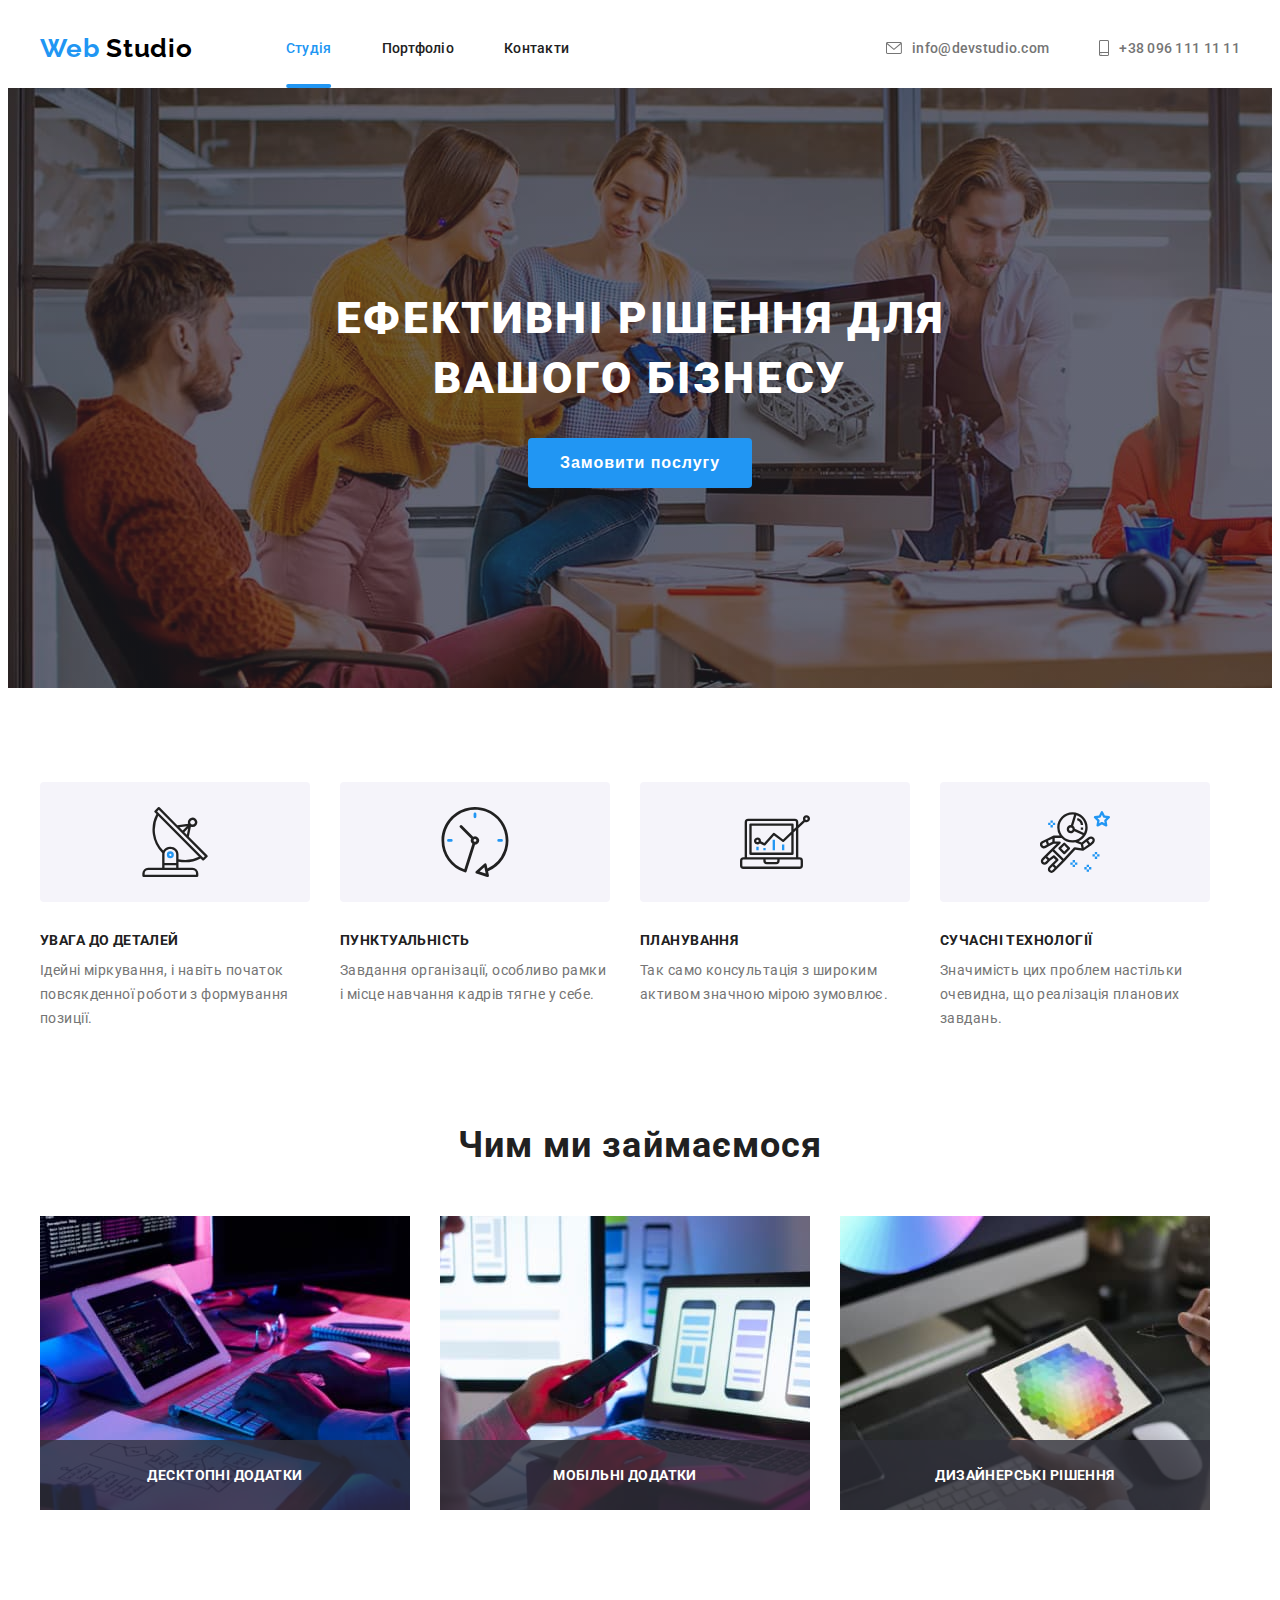
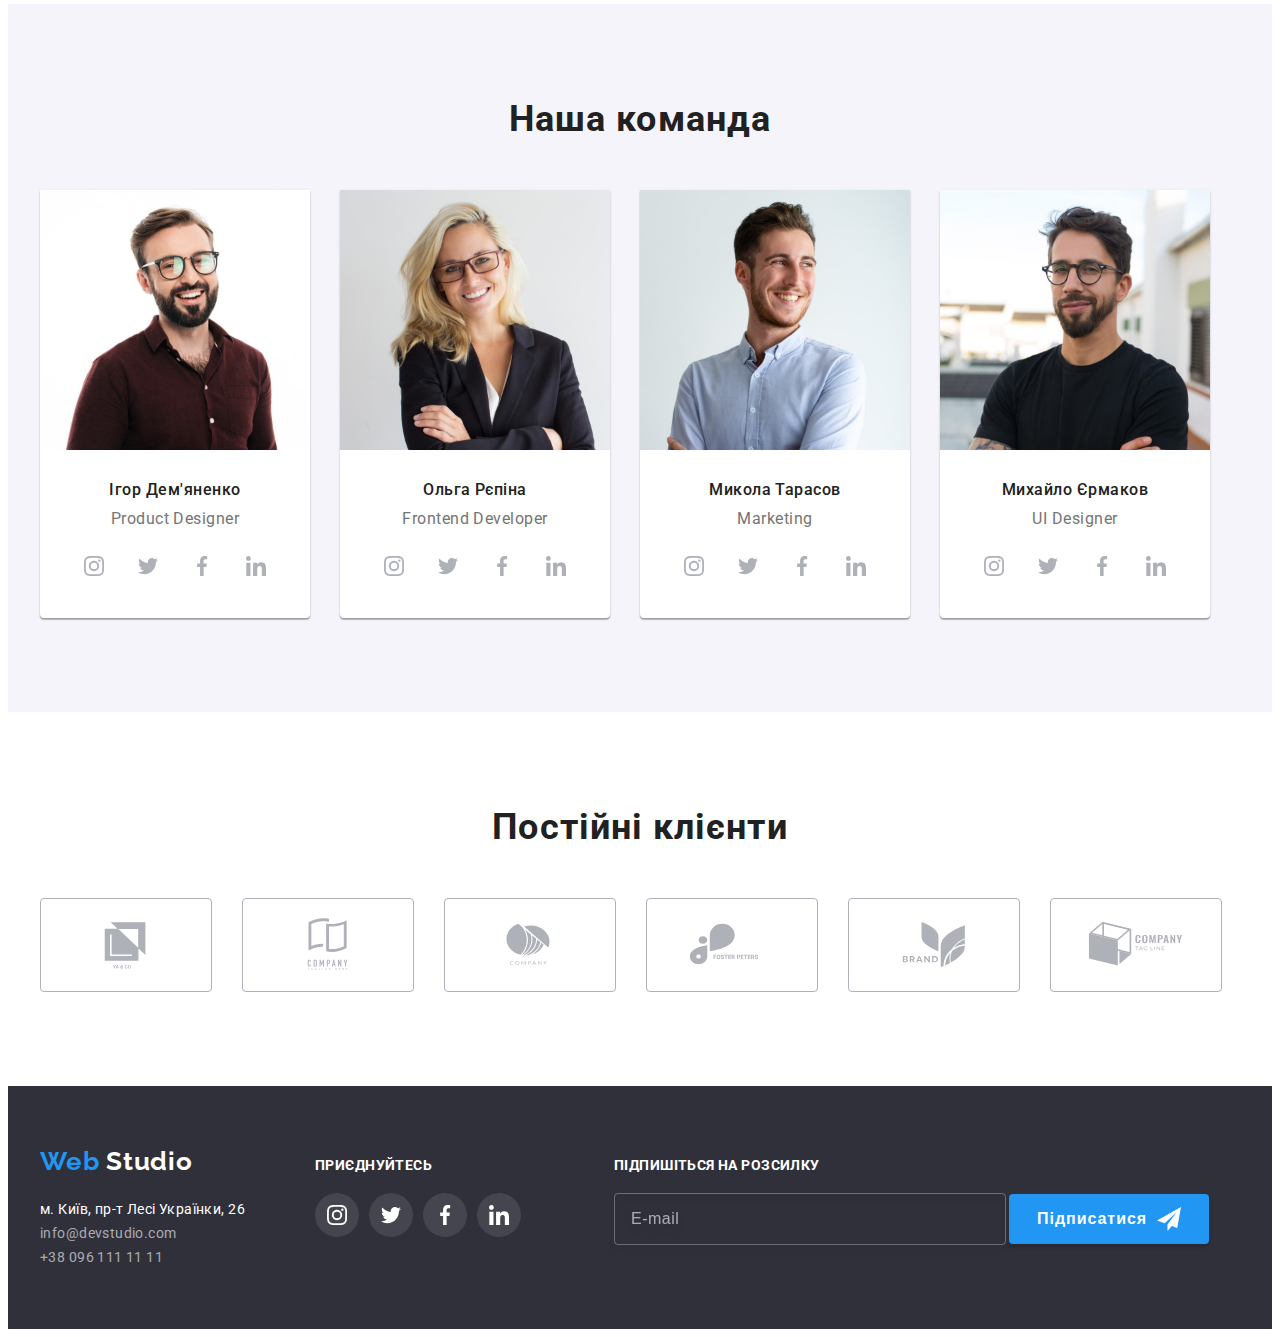
<file: index.html>
<!DOCTYPE html>
<html lang="uk">
	<head>
		<meta charset="UTF-8" />
		<meta http-equiv="X-UA-Compatible" content="IE=edge" />
		<meta name="viewport" content="width=device-width, initial-scale=1.0" />
		<title>WebStudio</title>
		<link
			rel="stylesheet"
			href="https://cdnjs.cloudflare.com/ajax/libs/modern-normalize/1.1.0/modern-normalize.min.css"
			integrity="sha512-wpPYUAdjBVSE4KJnH1VR1HeZfpl1ub8YT/NKx4PuQ5NmX2tKuGu6U/JRp5y+Y8XG2tV+wKQpNHVUX03MfMFn9Q=="
			crossorigin="anonymous"
			referrerpolicy="no-referrer"
		/>
		<link rel="preconnect" href="https://fonts.googleapis.com" />
		<link rel="preconnect" href="https://fonts.gstatic.com" crossorigin />
		<link
			href="https://fonts.googleapis.com/css2?family=Raleway:wght@700&family=Roboto:wght@400;500;700;900&display=swap"
			rel="stylesheet"
		/>
		<link rel="stylesheet" href="./css/style.css" />
	</head>

	<body>
		<header>
			<div class="container">
				<div class="nav-container">
					<nav class="nav-header">
						<a href="/" class="logo-header">
							<span class="logo-accent">Web</span>
							Studio
						</a>
						<ul class="site-nav list">
							<li class="nav-link">
								<a href="" class="link nav current">Студія</a>
							</li>
							<li class="nav-link">
								<a href="./portfolio.html" class="link nav">Портфоліо</a>
							</li>
							<li class="nav-link">
								<a href="" class="link nav">Контакти</a>
							</li>
						</ul>
					</nav>
					<ul class="header-contact list">
						<li class="nav-link">
							<a href="mailto:info@devstudio.com" class="link contact-header">
								<svg class="header-mail" width="16" height="12">
									<use href="./images/icons.svg#icon-envelope"></use>
								</svg>
								info@devstudio.com
							</a>
						</li>
						<li class="nav-link">
							<a href="tel:+380961111111" class="link contact-header">
								<svg class="header-phone" width="10px" height="16px">
									<use href="./images/icons.svg#icon-smartphone"></use>
								</svg>
								+38 096 111 11 11
							</a>
						</li>
					</ul>
				</div>
			</div>
		</header>
		<main>
			<section class="hero">
				<div class="container">
					<ul class="list">
						<li>
							<h1 class="hero-title">Ефективні рішення для вашого бізнесу</h1>
						</li>
						<li>
							<button type="button" class="hero-btn" data-modal-open>
								Замовити послугу
							</button>
						</li>
					</ul>
				</div>
			</section>
			<section class="advantage">
				<h2 class="visually-hidden">Наші Переваги</h2>
				<div class="adv-container container">
					<ul class="list advantage">
						<li>
							<div class="advantage-icon">
								<svg class="feature-icon" width="70px" height="70">
									<use href="./images/icons.svg#icon-antenna"></use>
								</svg>
							</div>
							<h3 class="advantage-title">Увага до деталей</h3>
							<p class="advantage-text">
								Ідейні міркування, і навіть початок повсякденної роботи з
								формування позиції.
							</p>
						</li>
						<li>
							<div class="advantage-icon">
								<svg class="feature-icon" width="70px" height="70">
									<use href="./images/icons.svg#icon-clock"></use>
								</svg>
							</div>
							<h3 class="advantage-title">Пунктуальність</h3>
							<p class="advantage-text">
								Завдання організації, особливо рамки і місце навчання кадрів
								тягне у себе.
							</p>
						</li>
						<li>
							<div class="advantage-icon">
								<svg class="feature-icon" width="70px" height="70">
									<use href="./images/icons.svg#icon-diagram"></use>
								</svg>
							</div>
							<h3 class="advantage-title">Планування</h3>
							<p class="advantage-text">
								Так само консультація з широким активом значною мірою зумовлює.
							</p>
						</li>
						<li>
							<div class="advantage-icon">
								<svg class="feature-icon" width="70px" height="70">
									<use href="./images/icons.svg#icon-astronaut"></use>
								</svg>
							</div>
							<h3 class="advantage-title">Сучасні технології</h3>
							<p class="advantage-text">
								Значимість цих проблем настільки очевидна, що реалізація
								планових завдань.
							</p>
						</li>
					</ul>
				</div>
			</section>
			<section>
				<div class="work-container container">
					<h2 class="section-title">Чим ми займаємося</h2>
					<ul class="work-list list">
						<li class="item">
							<div class="work-item">
								<img
									src="./images/img-1.jpg"
									alt="Фото робіт"
									width="370"
									height="294"
								/>
								<div class="work-overlay">
									<p class="work-text">Десктопні додатки</p>
								</div>
							</div>
						</li>
						<li class="item">
							<div class="work-item">
								<img
									src="./images/img-2.jpg"
									alt="Фото робіт"
									width="370"
									height="294"
								/>
								<div class="work-overlay">
									<p class="work-text">Мобільні додатки</p>
								</div>
							</div>
						</li>
						<li class="item">
							<div class="work-item">
								<img
									src="./images/img-3.jpg"
									alt="Фото робіт"
									width="370"
									height="294"
								/>
								<div class="work-overlay">
									<p class="work-text">Дизайнерські рішення</p>
								</div>
							</div>
						</li>
					</ul>
				</div>
			</section>
			<section class="team">
				<div class="container">
					<h2 class="section-title">Наша команда</h2>
					<ul class="team-list list">
						<li class="team-card">
							<img
								src="./images/img-person-01.jpg"
								alt="Фото робітника"
								width="270"
								height="260"
							/>
							<div class="pre-team">
								<h3 class="team-title">Ігор Дем'яненко</h3>
								<p lang="en" class="team-text">Product Designer</p>
								<ul class="social-list list">
									<li class="social-item list">
										<a
											class="social-link link"
											href="https://www.instagram.com"
											aria-label="instagram"
											target="_blank"
											rel="noopener noreferrer nofollow"
										>
											<svg class="social-icons" width="20" height="20">
												<use href="./images/icons.svg#icon-instagram"></use>
											</svg>
										</a>
									</li>
									<li class="social-item list">
										<a
											class="social-link link"
											href="https://twitter.com"
											aria-label="twitter"
											target="_blank"
											rel="noopener noreferrer nofollow"
										>
											<svg class="social-icons" width="20" height="20">
												<use href="./images/icons.svg#icon-twitter"></use>
											</svg>
										</a>
									</li>
									<li class="social-item list">
										<a
											class="social-link link"
											href="https://www.facebook.com"
											aria-label="facebook"
											target="_blank"
											rel="noopener noreferrer nofollow"
										>
											<svg class="social-icons" width="20" height="20">
												<use href="./images/icons.svg#icon-facebook"></use>
											</svg>
										</a>
									</li>
									<li class="social-item list">
										<a
											class="social-link link"
											href="https://www.linkedin.com"
											aria-label="linkedin"
											target="_blank"
											rel="noopener noreferrer nofollow"
										>
											<svg class="social-icons" width="20" height="20">
												<use href="./images/icons.svg#icon-linkedin"></use>
											</svg>
										</a>
									</li>
								</ul>
							</div>
						</li>
						<li class="team-card">
							<img
								src="./images/img-person-02.jpg"
								alt="Фото робітника"
								width="270"
								height="260"
							/>
							<div class="pre-team">
								<h3 class="team-title">Ольга Рєпіна</h3>
								<p lang="en" class="team-text">Frontend Developer</p>
								<ul class="social-list list">
									<li class="social-item list">
										<a
											class="social-link link"
											href="https://www.instagram.com"
											aria-label="instagram"
											target="_blank"
											rel="noopener noreferrer nofollow"
										>
											<svg class="social-icons" width="20" height="20">
												<use href="./images/icons.svg#icon-instagram"></use>
											</svg>
										</a>
									</li>
									<li class="social-item list">
										<a
											class="social-link link"
											href="https://twitter.com"
											aria-label="twitter"
											target="_blank"
											rel="noopener noreferrer nofollow"
										>
											<svg class="social-icons" width="20" height="20">
												<use href="./images/icons.svg#icon-twitter"></use>
											</svg>
										</a>
									</li>
									<li class="social-item list">
										<a
											class="social-link link"
											href="https://www.facebook.com"
											aria-label="facebook"
											target="_blank"
											rel="noopener noreferrer nofollow"
										>
											<svg class="social-icons" width="20" height="20">
												<use href="./images/icons.svg#icon-facebook"></use>
											</svg>
										</a>
									</li>
									<li class="social-item list">
										<a
											class="social-link link"
											href="https://www.linkedin.com"
											aria-label="linkedin"
											target="_blank"
											rel="noopener noreferrer nofollow"
										>
											<svg class="social-icons" width="20" height="20">
												<use href="./images/icons.svg#icon-linkedin"></use>
											</svg>
										</a>
									</li>
								</ul>
							</div>
						</li>
						<li class="team-card">
							<img
								src="./images/img-person-03.jpg"
								alt="Фото робітника"
								width="270"
								height="260"
							/>
							<div class="pre-team">
								<h3 class="team-title">Микола Тарасов</h3>
								<p lang="en" class="team-text">Marketing</p>
								<ul class="social-list list">
									<li class="social-item list">
										<a
											class="social-link link"
											href="https://www.instagram.com"
											aria-label="instagram"
											target="_blank"
											rel="noopener noreferrer nofollow"
										>
											<svg class="social-icons" width="20" height="20">
												<use href="./images/icons.svg#icon-instagram"></use>
											</svg>
										</a>
									</li>
									<li class="social-item list">
										<a
											class="social-link link"
											href="https://twitter.com"
											aria-label="twitter"
											target="_blank"
											rel="noopener noreferrer nofollow"
										>
											<svg class="social-icons" width="20" height="20">
												<use href="./images/icons.svg#icon-twitter"></use>
											</svg>
										</a>
									</li>
									<li class="social-item list">
										<a
											class="social-link link"
											href="https://www.facebook.com"
											aria-label="facebook"
											target="_blank"
											rel="noopener noreferrer nofollow"
										>
											<svg class="social-icons" width="20" height="20">
												<use href="./images/icons.svg#icon-facebook"></use>
											</svg>
										</a>
									</li>
									<li class="social-item list">
										<a
											class="social-link link"
											href="https://www.linkedin.com"
											aria-label="linkedin"
											target="_blank"
											rel="noopener noreferrer nofollow"
										>
											<svg class="social-icons" width="20" height="20">
												<use href="./images/icons.svg#icon-linkedin"></use>
											</svg>
										</a>
									</li>
								</ul>
							</div>
						</li>
						<li class="team-card">
							<img
								src="./images/img-person-04.jpg"
								alt="Фото робітника"
								width="270"
								height="260"
							/>
							<div class="pre-team">
								<h3 class="team-title">Михайло Єрмаков</h3>
								<p lang="en" class="team-text">UI Designer</p>
								<ul class="social-list list">
									<li class="social-item list">
										<a
											class="social-link link"
											href="https://www.instagram.com"
											aria-label="instagram"
											target="_blank"
											rel="noopener noreferrer nofollow"
										>
											<svg class="social-icons" width="20" height="20">
												<use href="./images/icons.svg#icon-instagram"></use>
											</svg>
										</a>
									</li>
									<li class="social-item list">
										<a
											class="social-link link"
											href="https://twitter.com"
											aria-label="twitter"
											target="_blank"
											rel="noopener noreferrer nofollow"
										>
											<svg class="social-icons" width="20" height="20">
												<use href="./images/icons.svg#icon-twitter"></use>
											</svg>
										</a>
									</li>
									<li class="social-item list">
										<a
											class="social-link link"
											href="https://www.facebook.com"
											aria-label="facebook"
											target="_blank"
											rel="noopener noreferrer nofollow"
										>
											<svg class="social-icons" width="20" height="20">
												<use href="./images/icons.svg#icon-facebook"></use>
											</svg>
										</a>
									</li>
									<li class="social-item list">
										<a
											class="social-link link"
											href="https://www.linkedin.com"
											aria-label="linkedin"
											target="_blank"
											rel="noopener noreferrer nofollow"
										>
											<svg class="social-icons" width="20" height="20">
												<use href="./images/icons.svg#icon-linkedin"></use>
											</svg>
										</a>
									</li>
								</ul>
							</div>
						</li>
					</ul>
				</div>
			</section>
			<section>
				<div class="container client-box">
					<h2 class="clients-title">Постійні клієнти</h2>
					<ul class="client-list list">
						<li class="list">
							<a href="" class="client-link">
								<div class="client-container">
									<svg class="client-icon" width="106" height="60">
										<use href="./images/icons.svg#icon-logo"></use>
									</svg>
								</div>
							</a>
						</li>
						<li>
							<a href="" class="client-link">
								<div class="client-container">
									<svg class="client-icon" width="106" height="60">
										<use href="./images/icons.svg#icon-logo-2"></use>
									</svg>
								</div>
							</a>
						</li>
						<li>
							<a href="" class="client-link">
								<div class="client-container">
									<svg class="client-icon" width="106" height="60">
										<use href="./images/icons.svg#icon-logo-3"></use>
									</svg>
								</div>
							</a>
						</li>
						<li>
							<a href="" class="client-link">
								<div class="client-container">
									<svg class="client-icon" width="106" height="60">
										<use href="./images/icons.svg#icon-logo-4"></use>
									</svg>
								</div>
							</a>
						</li>
						<li>
							<a href="" class="client-link">
								<div class="client-container">
									<svg class="client-icon" width="106" height="60">
										<use href="./images/icons.svg#icon-logo-5"></use>
									</svg>
								</div>
							</a>
						</li>
						<li>
							<a href="" class="client-link">
								<div class="client-container">
									<svg class="client-icon" width="106" height="60">
										<use href="./images/icons.svg#icon-logo-6"></use>
									</svg>
								</div>
							</a>
						</li>
					</ul>
				</div>
			</section>
		</main>
		<footer>
			<section class="footer">
				<div class="container footer-group">
					<div class="footer-contacts">
						<h2 class="visually-hidden">Контакти</h2>
						<a href="/" class="logo-footer link">
							<span class="logo-accent">Web</span>
							Studio
						</a>
						<address>
							<ul class="list">
								<li>
									<a
										href="https://goo.gl/maps/sBiAi9W4DkCwo1gM6"
										target="_blank"
										rel="noopener noreferrer nofollow"
										class="link footer-address"
									>
										м. Київ, пр-т Лесі Українки, 26
									</a>
								</li>
								<li>
									<a
										href="mailto:info@devstudio.com"
										class="link footer-contact"
									>
										info@devstudio.com
									</a>
								</li>
								<li>
									<a href="tel:+380961111111" class="link footer-contact">
										+38 096 111 11 11
									</a>
								</li>
							</ul>
						</address>
					</div>
					<div class="social-footer">
						<h2 class="footer-title">Приєднуйтесь</h2>
						<ul class="social-list list">
							<li class="item-footer">
								<a
									class="link-footer link"
									href="https://www.instagram.com"
									aria-label="instagram"
									target="_blank"
									rel="noopener noreferrer nofollow"
								>
									<svg class="icons-footer" width="20" height="20">
										<use href="./images/icons.svg#icon-instagram"></use>
									</svg>
								</a>
							</li>
							<li class="item-footer">
								<a
									class="link-footer link"
									href="https://twitter.com"
									aria-label="twitter"
									target="_blank"
									rel="noopener noreferrer nofollow"
								>
									<svg class="icons-footer" width="20" height="20">
										<use href="./images/icons.svg#icon-twitter"></use>
									</svg>
								</a>
							</li>
							<li class="item-footer">
								<a
									class="link-footer link"
									href="https://www.facebook.com"
									aria-label="facebook"
									target="_blank"
									rel="noopener noreferrer nofollow"
								>
									<svg class="icons-footer" width="20" height="20">
										<use href="./images/icons.svg#icon-facebook"></use>
									</svg>
								</a>
							</li>
							<li class="item-footer">
								<a
									class="link-footer link"
									href="https://www.linkedin.com"
									aria-label="linkedin"
									target="_blank"
									rel="noopener noreferrer nofollow"
								>
									<svg class="icons-footer" width="20" height="20">
										<use href="./images/icons.svg#icon-linkedin"></use>
									</svg>
								</a>
							</li>
						</ul>
					</div>
					<form class="subscribe-form">
						<label for="subscribe">
							<strong class="subscribe-title">Підпишіться на розсилку</strong>
							<input
								type="text"
								name="subscribe"
								id="subscribe"
								placeholder="E-mail"
								class="subscribe-input"
							/>
							<div class="btn-group">
								<button type="submit" class="subscribe-btn">
									Підписатися
									<svg class="icon-send" width="24" height="24">
										<use href="./images/icons.svg#icon-send"></use>
									</svg>
								</button>
							</div>
						</label>
					</form>
				</div>
			</section>
		</footer>
		<div class="backdrop is-hidden" data-modal>
			<div class="modal">
				<button class="btn-close" data-modal-close>
					<svg class="icon-close" width="18px" height="18px">
						<use href="./images/icons.svg#icon-close"></use>
					</svg>
				</button>
				<form class="order-form">
					<strong class="modal-title">
						Залиште свої дані, ми вам передзвонимо
					</strong>
					<div role="group" class="form-group">
						<label for="user-name" class="label-form">Ім'я</label>
						<div class="input-field">
							<input type="text" id="user-name" class="form-input" required />
							<svg class="icon-form" width="18" height="18">
								<use href="./images/icons.svg#icon-user"></use>
							</svg>
						</div>
						<label for="user-tel" class="label-form">Телефон</label>
						<div class="input-field">
							<input type="tel" id="user-tel" class="form-input" />
							<svg class="icon-form" width="18" height="18">
								<use href="./images/icons.svg#icon-tel"></use>
							</svg>
						</div>
						<label for="user-mail" class="label-form">Пошта</label>
						<div class="input-field">
							<input type="mail" id="user-mail" class="form-input" />
							<svg class="icon-form" width="18" height="18">
								<use href="./images/icons.svg#icon-mail"></use>
							</svg>
						</div>
						<label for="order-form-text" class="label-form">Коментар</label>
						<textarea
							name="form-text"
							id="order-form-text"
							class="order-form-text"
							placeholder="Введіть текст"
						></textarea>
						<div class="checkbox-group" role="group">
							<label for="form-checkbox" class="label-checkbox">
								<input
									type="checkbox"
									id="form-checkbox"
									class="form-checkbox visually-hidden"
								/>
								<svg class="checkbox-icon" width="16" height="15">
									<use
										class="uncheck"
										href="./images/icons.svg#icon-check-border"
									></use>
									<use class="check" href="./images/icons.svg#icon-check"></use>
								</svg>

								Погоджуюся з розсилкою та приймаю
								<a href="/index.html" class="checkbox-link link">
									Умови договору
								</a>
							</label>
						</div>
						<button type="submit" class="form-btn">Відправити</button>
					</div>
				</form>
			</div>
		</div>
		<script src="./js/modal.js"></script>
	</body>
</html>
</file>
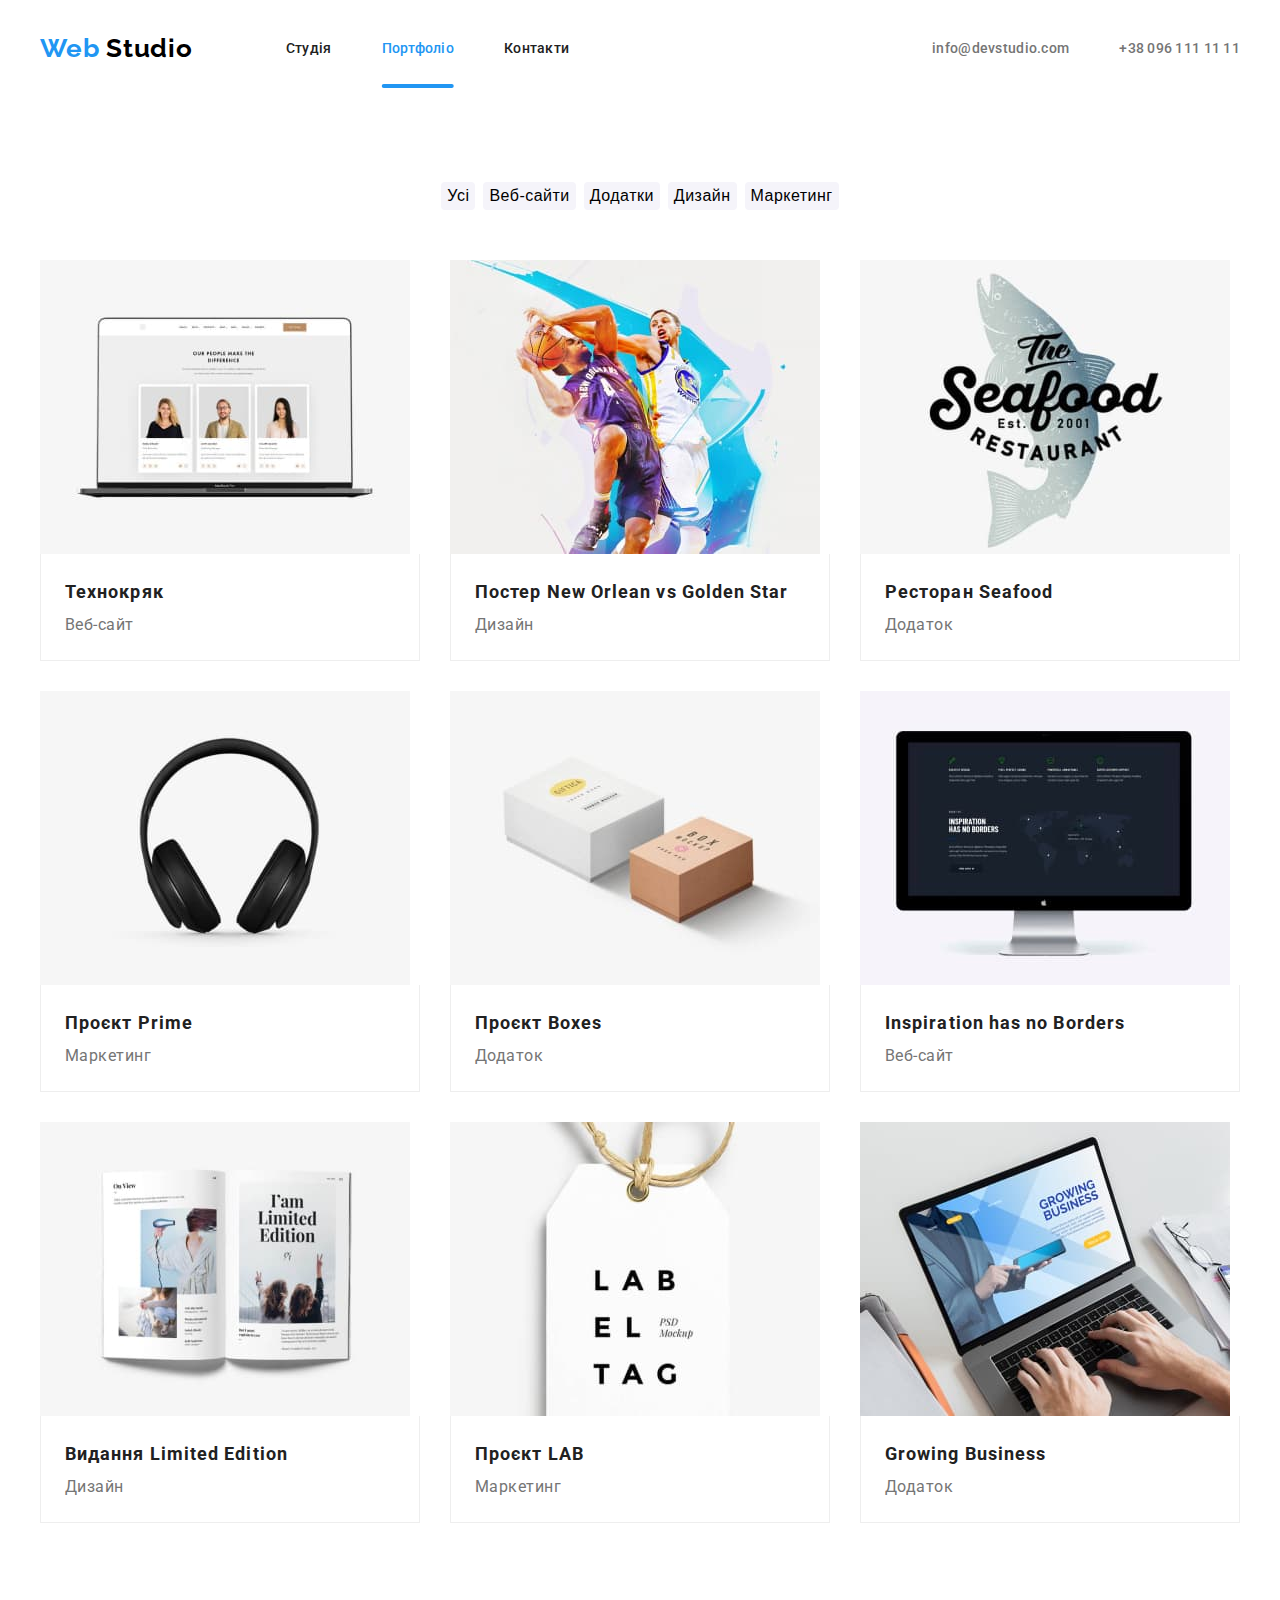
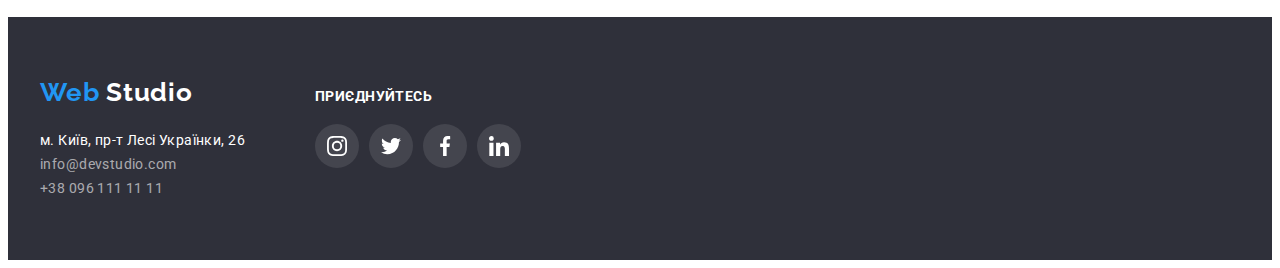
<file: portfolio.html>
<!DOCTYPE html>
<html lang="uk">
	<head>
		<meta charset="UTF-8" />
		<meta http-equiv="X-UA-Compatible" content="IE=edge" />
		<meta name="viewport" content="width=device-width, initial-scale=1.0" />
		<title>WebStudio</title>
		<link
			rel="stylesheet"
			href="https://cdnjs.cloudflare.com/ajax/libs/modern-normalize/1.1.0/modern-normalize.min.css"
			integrity="sha512-wpPYUAdjBVSE4KJnH1VR1HeZfpl1ub8YT/NKx4PuQ5NmX2tKuGu6U/JRp5y+Y8XG2tV+wKQpNHVUX03MfMFn9Q=="
			crossorigin="anonymous"
			referrerpolicy="no-referrer"
		/>
		<link rel="preconnect" href="https://fonts.googleapis.com" />
		<link rel="preconnect" href="https://fonts.gstatic.com" crossorigin />
		<link
			href="https://fonts.googleapis.com/css2?family=Raleway:wght@700&family=Roboto:wght@400;500;700;900&display=swap"
			rel="stylesheet"
		/>
		<link rel="stylesheet" href="./css/style.css" />
	</head>

	<body>
		<header>
			<div class="container">
				<div class="nav-container">
					<nav class="nav-header">
						<a href="/" class="logo-header">
							<span class="logo-accent">Web</span>
							Studio
						</a>
						<ul class="site-nav list">
							<li class="nav-link">
								<a href="/" class="link nav">Студія</a>
							</li>
							<li class="nav-link">
								<a href="./portfolio.html" class="link nav current">
									Портфоліо
								</a>
							</li>
							<li class="nav-link">
								<a href="" class="link nav">Контакти</a>
							</li>
						</ul>
					</nav>
					<ul class="header-contact list">
						<li class="nav-link">
							<a
								href="mailto:info@devstudio.com"
								class="link contact-header icon-mail"
							>
								info@devstudio.com
							</a>
						</li>
						<li class="nav-link">
							<a href="tel:+380961111111" class="link contact-header">
								+38 096 111 11 11
							</a>
						</li>
					</ul>
				</div>
			</div>
		</header>
		<main>
			<section>
				<div class="gallery-container container">
					<h1 class="visually-hidden">Пример работ</h1>
					<ul class="btn-container list">
						<li class="item">
							<button type="button" class="btn-filter">Усі</button>
						</li>
						<li class="item">
							<button type="button" class="btn-filter">Веб-сайти</button>
						</li>
						<li class="item">
							<button type="button" class="btn-filter">Додатки</button>
						</li>
						<li class="item">
							<button type="button" class="btn-filter">Дизайн</button>
						</li>
						<li class="item">
							<button type="button" class="btn-filter">Маркетинг</button>
						</li>
					</ul>

					<ul class="card-set list">
						<li class="card-set-item portfolio-card">
							<a href="" class="link">
								<div class="overlay-thumb">
									<img
										src="./images/img-portfolio-01.jpg"
										alt="image portfolio works"
										width="370"
										height="294"
									/>
									<div class="overlay">
										<p class="overlay-text">
											Ресурс пропонує комплексні пропозиції з різним рівнем
											функціоналу та сервісів. Все це дозволить відвідувачу
											отримати вичерпні відомості про компанію чи приватну особу.
										</p>
									</div>
								</div>
								<div class="project-wrapper">
									<h3 class="title-portfolio">Технокряк</h3>
									<p class="text-portfolio">Веб-сайт</p>
								</div>
							</a>
						</li>
						<li class="card-set-item portfolio-card">
							<a href="" class="link">
								<div class="overlay-thumb">
									<img
										src="./images/img-portfolio-02.jpg"
										alt="image portfolio works"
										width="370"
										height="294"
									/>
									<div class="overlay">
										<p class="overlay-text">
											Ресурс пропонує комплексні пропозиції з різним рівнем
											функціоналу та сервісів. Все це дозволить відвідувачу
											отримати вичерпні відомості про компанію чи приватну особу.
										</p>
									</div>
								</div>
								<div class="project-wrapper">
									<h3 class="title-portfolio">
										Постер New Orlean vs Golden Star
									</h3>
									<p class="text-portfolio">Дизайн</p>
								</div>
							</a>
						</li>
						<li class="card-set-item portfolio-card">
							<a href="" class="link">
								<div class="overlay-thumb">
									<img
										src="./images/img-portfolio-03.jpg"
										alt="image portfolio works"
										width="370"
										height="294"
									/>
									<div class="overlay">
										<p class="overlay-text">
											Ресурс пропонує комплексні пропозиції з різним рівнем
											функціоналу та сервісів. Все це дозволить відвідувачу
											отримати вичерпні відомості про компанію чи приватну особу.
										</p>
									</div>
								</div>
								<div class="project-wrapper">
									<h3 class="title-portfolio">Ресторан Seafood</h3>
									<p class="text-portfolio">Додаток</p>
								</div>
							</a>
						</li>
						<li class="card-set-item portfolio-card">
							<a href="" class="link">
								<div class="overlay-thumb">
									<img
										src="./images/img-portfolio-04.jpg"
										alt="image portfolio works"
										width="370"
										height="294"
									/>
									<div class="overlay">
										<p class="overlay-text">
											Ресурс пропонує комплексні пропозиції з різним рівнем
											функціоналу та сервісів. Все це дозволить відвідувачу
											отримати вичерпні відомості про компанію чи приватну особу.
										</p>
									</div>
								</div>
								<div class="project-wrapper">
									<h3 class="title-portfolio">Проєкт Prime</h3>
									<p class="text-portfolio">Маркетинг</p>
								</div>
							</a>
						</li>
						<li class="card-set-item portfolio-card">
							<a href="" class="link">
								<div class="overlay-thumb">
									<img
										src="./images/img-portfolio-05.jpg"
										alt="image portfolio works"
										width="370"
										height="294"
									/>
									<div class="overlay">
										<p class="overlay-text">
											Ресурс пропонує комплексні пропозиції з різним рівнем
											функціоналу та сервісів. Все це дозволить відвідувачу
											отримати вичерпні відомості про компанію чи приватну особу.
										</p>
									</div>
								</div>
								<div class="project-wrapper">
									<h3 class="title-portfolio">Проєкт Boxes</h3>
									<p class="text-portfolio">Додаток</p>
								</div>
							</a>
						</li>
						<li class="card-set-item portfolio-card">
							<a href="" class="link">
								<div class="overlay-thumb">
									<img
										src="./images/img-portfolio-06.jpg"
										alt="image portfolio works"
										width="370"
										height="294"
									/>
									<div class="overlay">
										<p class="overlay-text">
											Ресурс пропонує комплексні пропозиції з різним рівнем
											функціоналу та сервісів. Все це дозволить відвідувачу
											отримати вичерпні відомості про компанію чи приватну особу.
										</p>
									</div>
								</div>
								<div class="project-wrapper">
									<h3 class="title-portfolio">Inspiration has no Borders</h3>
									<p class="text-portfolio">Веб-сайт</p>
								</div>
							</a>
						</li>
						<li class="card-set-item portfolio-card">
							<a href="" class="link">
								<div class="overlay-thumb">
									<img
										src="./images/img-portfolio-07.jpg"
										alt="image portfolio works"
										width="370"
										height="294"
									/>
									<div class="overlay">
										<p class="overlay-text">
											Ресурс пропонує комплексні пропозиції з різним рівнем
											функціоналу та сервісів. Все це дозволить відвідувачу
											отримати вичерпні відомості про компанію чи приватну особу.
										</p>
									</div>
								</div>
								<div class="project-wrapper">
									<h3 class="title-portfolio">Видання Limited Edition</h3>
									<p class="text-portfolio">Дизайн</p>
								</div>
							</a>
						</li>
						<li class="card-set-item portfolio-card">
							<a href="" class="link">
								<div class="overlay-thumb">
									<img
										src="./images/img-portfolio-08.jpg"
										alt="image portfolio works"
										width="370"
										height="294"
									/>
									<div class="overlay">
										<p class="overlay-text">
											Ресурс пропонує комплексні пропозиції з різним рівнем
											функціоналу та сервісів. Все це дозволить відвідувачу
											отримати вичерпні відомості про компанію чи приватну особу.
										</p>
									</div>
								</div>
								<div class="project-wrapper">
									<h3 class="title-portfolio">Проєкт LAB</h3>
									<p class="text-portfolio">Маркетинг</p>
								</div>
							</a>
						</li>
						<li class="card-set-item portfolio-card">
							<a href="" class="link">
								<div class="overlay-thumb">
									<img
										src="./images/img-portfolio-09.jpg"
										alt="image portfolio works"
										width="370"
										height="294"
									/>
									<div class="overlay">
										<p class="overlay-text">
											Ресурс пропонує комплексні пропозиції з різним рівнем
											функціоналу та сервісів. Все це дозволить відвідувачу
											отримати вичерпні відомості про компанію чи приватну особу.
										</p>
									</div>
								</div>
								<div class="project-wrapper">
									<h3 class="title-portfolio">Growing Business</h3>
									<p class="text-portfolio">Додаток</p>
								</div>
							</a>
						</li>
					</ul>
				</div>
			</section>
		</main>
	<footer>
		<section class="footer">
			<div class="container footer-group">
				<div class="footer-contacts">
					<h2 class="visually-hidden">Контакти</h2>
					<a href="/" class="logo-footer link">
						<span class="logo-accent">Web</span>
						Studio
					</a>
					<address>
						<ul class="list">
							<li>
								<a href="https://goo.gl/maps/sBiAi9W4DkCwo1gM6" target="_blank"
									rel="noopener noreferrer nofollow" class="link footer-address">
									м. Київ, пр-т Лесі Українки, 26
								</a>
							</li>
							<li>
								<a href="mailto:info@devstudio.com" class="link footer-contact">
									info@devstudio.com
								</a>
							</li>
							<li>
								<a href="tel:+380961111111" class="link footer-contact">
									+38 096 111 11 11
								</a>
							</li>
						</ul>
					</address>
				</div>
				<div class="social-footer">
					<h2 class="footer-title">Приєднуйтесь</h2>
					<ul class="social-list list">
						<li class="item-footer">
							<a class="link-footer link" href="https://www.instagram.com" aria-label="instagram"
								target="_blank" rel="noopener noreferrer nofollow">
								<svg class="icons-footer" width="20" height="20">
									<use href="./images/icons.svg#icon-instagram"></use>
								</svg>
							</a>
						</li>
						<li class="item-footer">
							<a class="link-footer link" href="https://twitter.com" aria-label="twitter" target="_blank"
								rel="noopener noreferrer nofollow">
								<svg class="icons-footer" width="20" height="20">
									<use href="./images/icons.svg#icon-twitter"></use>
								</svg>
							</a>
						</li>
						<li class="item-footer">
							<a class="link-footer link" href="https://www.facebook.com" aria-label="facebook"
								target="_blank" rel="noopener noreferrer nofollow">
								<svg class="icons-footer" width="20" height="20">
									<use href="./images/icons.svg#icon-facebook"></use>
								</svg>
							</a>
						</li>
						<li class="item-footer">
							<a class="link-footer link" href="https://www.linkedin.com" aria-label="linkedin"
								target="_blank" rel="noopener noreferrer nofollow">
								<svg class="icons-footer" width="20" height="20">
									<use href="./images/icons.svg#icon-linkedin"></use>
								</svg>
							</a>
						</li>
					</ul>
				</div>
			</div>
		</section>
	</footer>
	</body>
</html>
</file>
<file: css/style.css>
:root {
	--text-color-main: #212121;
	--color-accent: #2196f3;
	--text-color-secondary: #757575;
	--background-hero-footer: #2f303a;
	--text-color-third: #ffffff;
	--btn-filter-color: #f5f4fa;
	--color-btn-filter-accent: #ffffff;
	--hero-btn-active-color: #188ce8;
	--social-icon-color: #afb1b8;
	--social-icon-color-accent: #ffffff;
	--bg-icon-footer: rgba(255, 255, 255, 0.1);
	--social-icon-footer: #ffffff;
	--client-icon-color: #afb1b8;
	--indent: 30px;
	--items: 3;
	--anim-main: 250ms cubic-bezier(0.4, 0, 0.2, 1);
	--color-mdl-window: #ffffff;
}

body {
	font-family: "roboto", sans-serif;
	font-style: normal;
	font-size: 14px;
	background-color: #ffffff;
}

h1,
h2,
h3,
h4,
h5,
h6,
p {
	margin: 0px;
}

img {
	display: block;
}

.list {
	padding: 0px;
	margin: 0px;
	list-style: none;
}

.container {
	width: 1200px;
	margin-left: auto;
	margin-right: auto;
	padding-left: 15px;
	padding-right: 15px;
}

.visually-hidden {
	position: absolute;
	white-space: nowrap;
	width: 1px;
	height: 1px;
	overflow: hidden;
	border: 0;
	padding: 0;
	clip: rect(0 0 0 0);
	clip-path: inset(50%);
	margin: -1px;
}

/* Главная страница */

.nav-container {
	display: flex;
	align-items: center;
}

.link {
	text-decoration: none;
}

.logo-header {
	display: inline-block;
	font-family: "Raleway", sans-serif;
	font-style: normal;
	font-weight: 700;
	font-size: 26px;
	line-height: calc(31 / 26);
	letter-spacing: 0.03em;
	text-decoration: none;
	color: #000000;
}

.nav-header {
	display: flex;
	align-items: center;
}

.site-nav.list {
	display: flex;
	margin-left: 93px;
	gap: 50px;
}

.nav-link {
	display: block;
	padding: 32px 0px;
}

.header-contact {
	display: flex;
	margin-left: auto;
	gap: 50px;
}

.logo-accent {
	color: var(--color-accent);
}

.link.nav {
	position: relative;
	padding-top: 32px;
	padding-bottom: 32px;
	font-weight: 500;
	line-height: calc(16 / 14);
	letter-spacing: 0.02em;
	color: var(--text-color-main);

	transition: color var(--anim-main);
}

.nav.current {
	color: var(--color-accent);
}

.link.nav:hover,
.link.nav:focus {
	color: var(--color-accent);
}

.link.nav.current::after {
	content: "";
	display: block;
	position: absolute;
	width: 100%;
	height: 4px;
	border-radius: 2px;
	transform: translateX(-50%);
	left: 50%;
	bottom: 0;

	background-color: var(--color-accent);
}

.link.contact-header {
	display: flex;
	align-items: center;
	gap: 10px;
	font-weight: 500;
	line-height: calc(16 / 14);
	letter-spacing: 0.02em;

	color: var(--text-color-secondary);

	transition: color var(--anim-main);
}

.header-mail {
	fill: currentColor;
}

.header-phone {
	fill: currentColor;
}

.link.contact-header:hover,
.link.contact-header:focus {
	color: var(--color-accent);
}

/*--------Hero--------*/

.hero {
	max-width: 1600px;
	padding-top: 200px;
	padding-bottom: 200px;
	margin: 0 auto;
	text-align: center;
	background-image: linear-gradient(
			rgba(47, 48, 58, 0.4),
			rgba(47, 48, 58, 0.4)
		),
		url(../images/hero-img.jpg);
	background-color: var(--background-hero-footer);
}

.hero-title {
	font-weight: 900;
	font-size: 44px;
	line-height: calc(60 / 44);
	text-align: center;
	letter-spacing: 0.06em;
	text-transform: uppercase;
	width: 696px;
	margin-left: auto;
	margin-right: auto;
	margin-bottom: 30px;

	color: var(--text-color-third);
}

.hero-btn {
	background-color: var(--color-accent);
	border: 0;
	font-weight: 700;
	font-size: 16px;
	line-height: calc(30 / 16);
	text-align: center;
	letter-spacing: 0.06em;
	padding: 10px 32px;
	border-radius: 4px;
	min-width: 217px;

	color: var(--text-color-third);

	transition: color var(--anim-main);
}

.hero-btn:hover,
.hero-btn:focus {
	cursor: pointer;
	background-color: var(--hero-btn-active-color);
}

/*-------Advantage----------*/

.list.advantage {
	display: flex;
	padding: 94px 0px;
	gap: 30px;
}

.advantage-icon {
	display: flex;
	width: 270px;
	height: 120px;
	border-radius: 4px;
	margin-bottom: 30px;

	background-color: var(--btn-filter-color);
}

.feature-icon {
	margin: auto;
}

.advantage-title {
	font-weight: 700;
	font-size: 14px;
	line-height: calc(16 / 14);
	letter-spacing: 0.03em;
	text-transform: uppercase;
	margin-bottom: 10px;

	color: var(--text-color-main);
}

.advantage-text {
	line-height: calc(24 / 14);
	letter-spacing: 0.03em;
	width: 270px;

	color: var(--text-color-secondary);
}

.section-title {
	font-weight: 700;
	font-size: 36px;
	line-height: calc(42 / 36);
	text-align: center;
	letter-spacing: 0.03em;
	margin-bottom: 50px;

	color: var(--text-color-main);
}

.work-list {
	display: flex;
}

.work-list .item:not(:last-child) {
	margin-right: 30px;
}

.work-container {
	margin-bottom: 94px;
}

.work-item {
	position: relative;
}

.work-overlay {
	display: flex;
	justify-content: center;
	align-items: center;
	position: absolute;
	bottom: 0;
	left: 0;
	width: 100%;
	min-height: 70px;
	background-color: rgba(47, 48, 58, 0.8);
}

.work-text {
	font-weight: 700;
	font-size: 14px;
	line-height: calc(16 / 14);
	text-align: center;
	letter-spacing: 0.03em;
	text-transform: uppercase;
	color: var(--text-color-third);
}

/*--------Team--------*/

.team {
	padding-bottom: 94px;
	padding-top: 94px;
}

.team-list {
	display: flex;
	gap: 30px;
}

.team-title {
	font-weight: 500;
	font-size: 16px;
	line-height: calc(19 / 16);
	text-align: center;
	letter-spacing: 0.03em;
	margin-bottom: 10px;
	margin-top: 30px;

	color: var(--text-color-main);
}

.team-text {
	margin-bottom: 16px;
	font-size: 16px;
	line-height: calc(19 / 16);
	text-align: center;
	letter-spacing: 0.03em;

	color: var(--text-color-secondary);
}

.pre-team {
	padding-bottom: 30px;
}

.team {
	background-color: #f5f4fa;
}

.team-card {
	box-shadow: 0px 1px 3px rgba(0, 0, 0, 0.12), 0px 1px 1px rgba(0, 0, 0, 0.14),
		0px 2px 1px rgba(0, 0, 0, 0.2);
	border-radius: 0px 0px 4px 4px;
	background-color: #ffffff;
}

.social-list {
	display: flex;
	justify-content: center;
	align-items: center;
	gap: 10px;
}

.social-link {
	display: flex;
	justify-content: center;
	align-items: center;
	width: 44px;
	height: 44px;
	border-radius: 50%;

	background-color: var(--color-btn-filter-accent);
	color: var(--social-icon-color);

	transition: color var(--anim-main), background-color var(--anim-main);
}

.social-icons {
	fill: currentColor;
}

.social-link:hover,
.social-link:focus {
	background-color: var(--color-accent);
	color: var(--social-icon-color-accent);
}

/*--------Clients-------*/

.client-box {
	padding-top: 94px;
	padding-bottom: 94px;
}

.clients-title {
	display: block;
	font-weight: 700;
	font-size: 36px;
	line-height: calc(42 / 36);
	text-align: center;
	letter-spacing: 0.03em;
	margin-bottom: 50px;

	color: var(--text-color-main);
}

.clien-list {
	justify-content: center;
}

.client-link {
	color: var(--client-icon-color);

	transition: color var(--anim-main);
}

.client-container {
	display: flex;
	width: 170px;
	height: 92px;
	justify-content: center;
	align-items: center;
	border: 1px solid var(--client-icon-color);
	border-radius: 4px;

	transition: border var(--anim-main);
}

.client-list {
	display: flex;
	gap: 30px;
}

.client-icon {
	fill: currentColor;
}

.client-container:hover,
.client-container:focus {
	border-color: var(--color-accent);
}

.client-link:hover,
.client-link:focus {
	color: var(--color-accent);
}

/*--------Footer---------*/

.logo-footer {
	display: inline-block;
	font-family: "Raleway", sans-serif;
	font-weight: 700;
	font-size: 26px;
	line-height: 31px;
	letter-spacing: 0.03em;
	margin-bottom: 20px;

	color: var(--text-color-third);
}

.footer {
	padding-top: 60px;
	padding-bottom: 60px;
	background-color: var(--background-hero-footer);
}

.link.footer-address {
	font-style: normal;
	line-height: calc(24 / 14);
	letter-spacing: 0.03em;
	margin-bottom: 9px;

	color: var(--text-color-third);

	transition: color var(--anim-main);
}

.link.footer-contact {
	font-style: normal;
	line-height: calc(24 / 14);
	letter-spacing: 0.03em;

	color: rgba(255, 255, 255, 0.6);
	margin-bottom: 9px;

	transition: color var(--anim-main);
}

[footer-contact*="096"] {
	margin-bottom: 0px;
}

.link.footer-contact:hover,
.link.footer-contact:focus {
	color: var(--color-accent);
}

.footer-address:hover,
.footer-address:focus {
	color: var(--color-accent);
}

.footer-group {
	display: flex;
}

.social-footer {
	display: block;
	align-items: center;
	width: 206px;
	margin-left: 70px;
}

.link-footer {
	display: flex;
	align-items: center;
	justify-content: center;
	width: 44px;
	height: 44px;
	border-radius: 50%;
	background-color: var(--bg-icon-footer);
}

.link-footer:hover,
.link-footer:focus {
	background-color: var(--color-accent);
}

.icons-footer {
	fill: var(--social-icon-footer);
}

.footer-title {
	font-weight: 700;
	font-size: 14px;
	line-height: calc(16 / 14);
	letter-spacing: 0.03em;
	text-transform: uppercase;
	text-align: left;
	margin-bottom: 20px;
	color: var(--text-color-third);
}

.footer-group {
	display: flex;
	align-items: baseline;
}

.subscribe-form {
	margin-left: 93px;
}

.subscribe-title {
	display: block;
	margin-bottom: 20px;
	font-weight: 700;
	font-size: 14px;
	line-height: 16px;
	letter-spacing: 0.03em;
	text-transform: uppercase;

	color: #ffffff;
}

.subscribe-input {
	padding: 0px 16px;
	width: 358px;
	height: 50px;
	border: 1px solid rgba(255, 255, 255, 0.3);
	filter: drop-shadow(0px 4px 4px rgba(0, 0, 0, 0.15));
	border-radius: 4px;
	background-color: transparent;

	font-weight: 400;
	font-size: 16px;
	line-height: calc(20 / 16);
	align-items: center;
	letter-spacing: 0.03em;

	color: white;
}

.subscribe-input::placeholder {
	font-weight: 400;
	font-size: 16px;
	line-height: calc(20 / 16);
	align-items: center;
	letter-spacing: 0.03em;

	color: rgba(255, 255, 255, 0.6);
}

.btn-group {
	display: inline-block;
}

.subscribe-btn {
	display: flex;
	width: 200px;
	height: 50px;
	padding: 10px 28px;
	font-weight: 700;
	font-size: 16px;
	line-height: 30px;
	justify-content: space-between;
	align-items: center;
	text-align: center;
	letter-spacing: 0.06em;
	color: #ffffff;

	background: #2196f3;
	border: none;
	box-shadow: 0px 4px 4px rgba(0, 0, 0, 0.15);
	border-radius: 4px;
}

.subscribe-btn:hover,
.subscribe-btn:focus,
.subscribe-btn:active {
	background: #188ce8;
	cursor: pointer;
}

.icon-send {
	fill: white;
}

/*---------Portfolio---------*/

.gallery-container {
	padding-top: 94px;
	padding-bottom: 94px;
}

.btn-container {
	display: flex;
	justify-content: center;
	gap: 8px;
	margin-bottom: 50px;
}

.btn-filter {
	border-radius: 4px;
	border: 0;
	font-weight: 500;
	font-size: 16px;
	line-height: calc(26 / 16);
	text-align: center;
	letter-spacing: 0.03em;
	cursor: pointer;

	background-color: var(--btn-filter-color);

	transition: background-color var(--anim-main), color var(--anim-main),
		box-shadow var(--anim-main);
}

.btn-filter:hover,
.btn-filter:focus {
	background-color: var(--color-accent);
	color: var(--color-btn-filter-accent);
	box-shadow: 0px 3px 1px rgba(0, 0, 0, 0.1), 0px 1px 2px rgba(0, 0, 0, 0.08),
		0px 2px 2px rgba(0, 0, 0, 0.12);
}

.title-portfolio {
	font-weight: 700;
	font-size: 18px;
	line-height: calc(36 / 18);
	letter-spacing: 0.06em;
	color: var(--text-color-main);
}

.text-portfolio {
	font-size: 16px;
	line-height: calc(30 / 16);
	letter-spacing: 0.03em;
	color: var(--text-color-secondary);
}

.card-set {
	display: flex;
	flex-wrap: wrap;
	gap: var(--indent);
}

.card-set-item {
	flex-basis: calc(
		(100% - var(--indent) * (var(--items) - 1)) / (var(--items))
	);
}

.portfolio-card {
	transition: box-shadow var(--anim-main);
}

.project-wrapper {
	padding: 20px 24px;

	border: 1px solid #eeeeee;
	border-top: none;
}

.overlay-thumb {
	position: relative;
	overflow: hidden;
}

.overlay {
	display: flex;
	position: absolute;
	left: 0;
	top: 0;
	justify-content: center;
	align-items: center;
	width: 100%;
	height: 100%;
	padding-left: 24px;
	padding-right: 24px;
	background-color: rgba(33, 150, 243, 0.9);

	transform: translateY(100%);
	transition: transform 250ms ease;
}

.overlay-text {
	font-size: 18px;
	line-height: calc(28 / 18);
	letter-spacing: 0.03em;
	color: var(--text-color-third);
}

.portfolio-card:hover {
	box-shadow: 0px 1px 1px rgba(0, 0, 0, 0.12), 0px 4px 4px rgba(0, 0, 0, 0.06),
		1px 4px 6px rgba(0, 0, 0, 0.16);
}

.portfolio-card:hover .overlay {
	transform: translateY(0);
}

/*---------Modal----------*/

.backdrop {
	position: fixed;
	left: 0px;
	top: 0px;

	width: 100%;
	height: 100%;

	background-color: rgba(0, 0, 0, 0.2);

	transition: opacity 150ms linear, visibility 150ms linear;
}

.backdrop.is-hidden {
	visibility: hidden;
	opacity: 0;
	pointer-events: none;
}

.modal {
	display: flex;
	flex-direction: column;
	position: absolute;
	padding: 40px 40px;
	width: 528px;
	height: 581px;
	left: 50%;
	top: 50%;
	transform: translateX(-50%) translateY(-50%);

	box-shadow: 0px 1px 3px rgba(0, 0, 0, 0.12), 0px 1px 1px rgba(0, 0, 0, 0.14),
		0px 2px 1px rgba(0, 0, 0, 0.2);
	border-radius: 4px;

	background-color: var(--color-mdl-window);

	transition: transform 300ms ease, opacity 300ms ease;
}

.backdrop.is-hidden .modal {
	transform: translateX(-50%) translateY(-75%);
	opacity: 0;
}

.btn-close {
	display: flex;
	justify-content: center;
	align-items: center;
	position: absolute;
	right: 8px;
	top: 8px;
	width: 30px;
	height: 30px;
	padding: 6px;
	cursor: pointer;

	background: #ffffff;
	border: 1px solid rgba(0, 0, 0, 0.1);
	border-radius: 50%;
}

.icon-close {
	fill: 000000;
}

.icon-close:hover {
	fill: var(--color-accent);
}

.modal-title {
	display: block;
	margin-bottom: 12px;
	font-weight: 700;
	font-size: 20px;
	line-height: calc(23 / 20);
	text-align: center;
	letter-spacing: 0.03em;

	color: #212121;
}

.form-group {
	display: flex;
	flex-direction: column;
}

.label-form {
	/* display: block; */
	font-size: 12px;
	line-height: calc(14 / 12);
	letter-spacing: 0.01em;

	margin-bottom: 4px;

	color: #757575;
}

.input-field {
	position: relative;
	width: 100%;
	margin-bottom: 10px;
}

.form-input {
	display: block;
	width: 100%;
	height: 40px;
	padding-left: 42px;
	border: 1px solid rgba(33, 33, 33, 0.2);
	border-radius: 4px;
	outline: unset;
}

.form-input:focus {
	border: 1px solid #2196f3;
	cursor: pointer;
}

.icon-form {
	position: absolute;
	left: 12px;
	top: 50%;
	transform: translateY(-50%);
	transform-origin: center;

	fill: #212121;
}

.form-input:focus + .icon-form {
	fill: #2196f3;
}

.order-form-text {
	width: 100%;
	height: 120px;
	padding: 12px 16px;
	border: 1px solid rgba(33, 33, 33, 0.2);
	border-radius: 4px;
	margin-bottom: 20px;
	outline: unset;
}

.order-form-text:focus {
	border: 1px solid #2196f3;
	cursor: pointer;
}

/* .checkbox-group {
	display: flex;
	position: relative;
	justify-content: center;
	align-items: center;
	margin-bottom: 30px;
	gap: 8px;
} */

.label-checkbox {
	display: flex;
	justify-content: center;
	align-items: center;
	margin-bottom: 30px;
	gap: 8px;
	line-height: calc(24 / 14);
	letter-spacing: 0.03em;
	user-select: none;

	color: #757575;
}

.uncheck {
	opacity: 1;
	transition: opacity var(--anim-main);
}

.form-checkbox:checked + .checkbox-icon .uncheck {
	opacity: 0;
}

.check {
	opacity: 0;
	transition: opacity var(--anim-main);
}

.form-checkbox:checked + .checkbox-icon .check {
	opacity: 1;
}

.form-checkbox:focus + .checkbox-icon {
	outline: auto;
	outline-offset: 1px;
	outline-color: #2360c5;
}

.checkbox-link {
	line-height: calc(24 / 14);
	letter-spacing: 0.03em;
	text-decoration-line: underline;
	text-underline-offset: 3px;

	color: #2196f3;
}

.form-btn {
	margin-left: auto;
	margin-right: auto;
	padding: 10px 52px;
	width: 200px;
	height: 50px;
	box-shadow: 0px 4px 4px rgba(0, 0, 0, 0.15);
	border-radius: 4px;
	border: none;
	background-color: #2196f3;

	font-weight: 700;
	font-size: 16px;
	line-height: calc(30 / 16);
	align-items: center;
	text-align: center;
	letter-spacing: 0.06em;

	color: #ffffff;
}

.form-btn:hover,
.form-btn:focus,
.form-btn:active {
	background-color: #188ce8;
	cursor: pointer;
}
</file>
